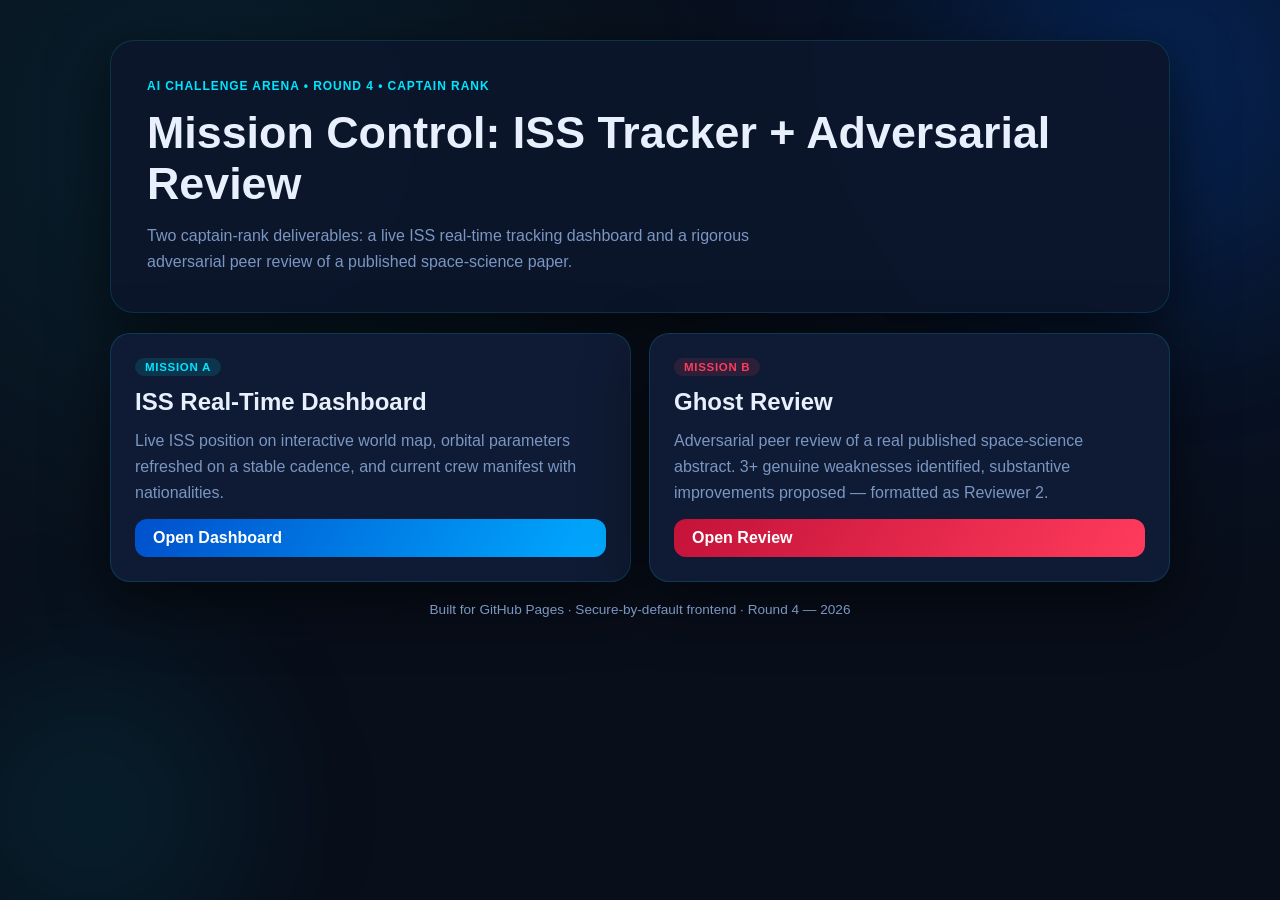
<file: site/index.html>
<!doctype html>
<html lang="en">
<head>
  <meta charset="utf-8" />
  <meta name="viewport" content="width=device-width, initial-scale=1" />
  <meta name="description" content="AI Challenge Arena Round 4: ISS Real-Time Dashboard + Ghost Review" />
  <meta http-equiv="Content-Security-Policy" content="default-src 'self'; script-src 'self' https://unpkg.com; style-src 'self' https://fonts.googleapis.com https://unpkg.com; font-src https://fonts.gstatic.com data:; img-src 'self' data: blob:; connect-src 'self' https://api.wheretheiss.at https://basemaps.cartocdn.com; worker-src blob:; object-src 'none'; base-uri 'self'; form-action 'self'" />
  <title>Round 4 — Mission Control</title>
  <link rel="preconnect" href="https://fonts.googleapis.com" />
  <link rel="preconnect" href="https://fonts.gstatic.com" crossorigin />
  <link href="https://fonts.googleapis.com/css2?family=Sora:wght@400;600;700;800&family=Space+Grotesk:wght@400;500;700&display=swap" rel="stylesheet" />
  <link rel="stylesheet" href="assets/styles.css" />
</head>
<body class="landing-body">
  <div class="orb orb-a"></div>
  <div class="orb orb-b"></div>

  <main class="landing-shell">
    <header class="hero">
      <p class="kicker">AI Challenge Arena • Round 4 • Captain Rank</p>
      <h1>Mission Control: ISS Tracker + Adversarial Review</h1>
      <p class="hero-copy">
        Two captain-rank deliverables: a live ISS real-time tracking dashboard and
        a rigorous adversarial peer review of a published space-science paper.
      </p>
    </header>

    <section class="card-grid" aria-label="Project modules">
      <article class="mission-card">
        <div class="card-badge">Mission A</div>
        <h2>ISS Real-Time Dashboard</h2>
        <p>
          Live ISS position on interactive world map, orbital parameters refreshed on a stable cadence,
          and current crew manifest with nationalities.
        </p>
        <a class="btn" href="iss-dashboard.html">Open Dashboard</a>
      </article>

      <article class="mission-card">
        <div class="card-badge card-badge--red">Mission B</div>
        <h2>Ghost Review</h2>
        <p>
          Adversarial peer review of a real published space-science abstract. 3+ genuine
          weaknesses identified, substantive improvements proposed — formatted as Reviewer 2.
        </p>
        <a class="btn btn--red" href="ghost-review.html">Open Review</a>
      </article>
    </section>

    <footer class="footer-note">
      Built for GitHub Pages · Secure-by-default frontend · Round 4 — 2026
    </footer>
  </main>
</body>
</html>
</file>
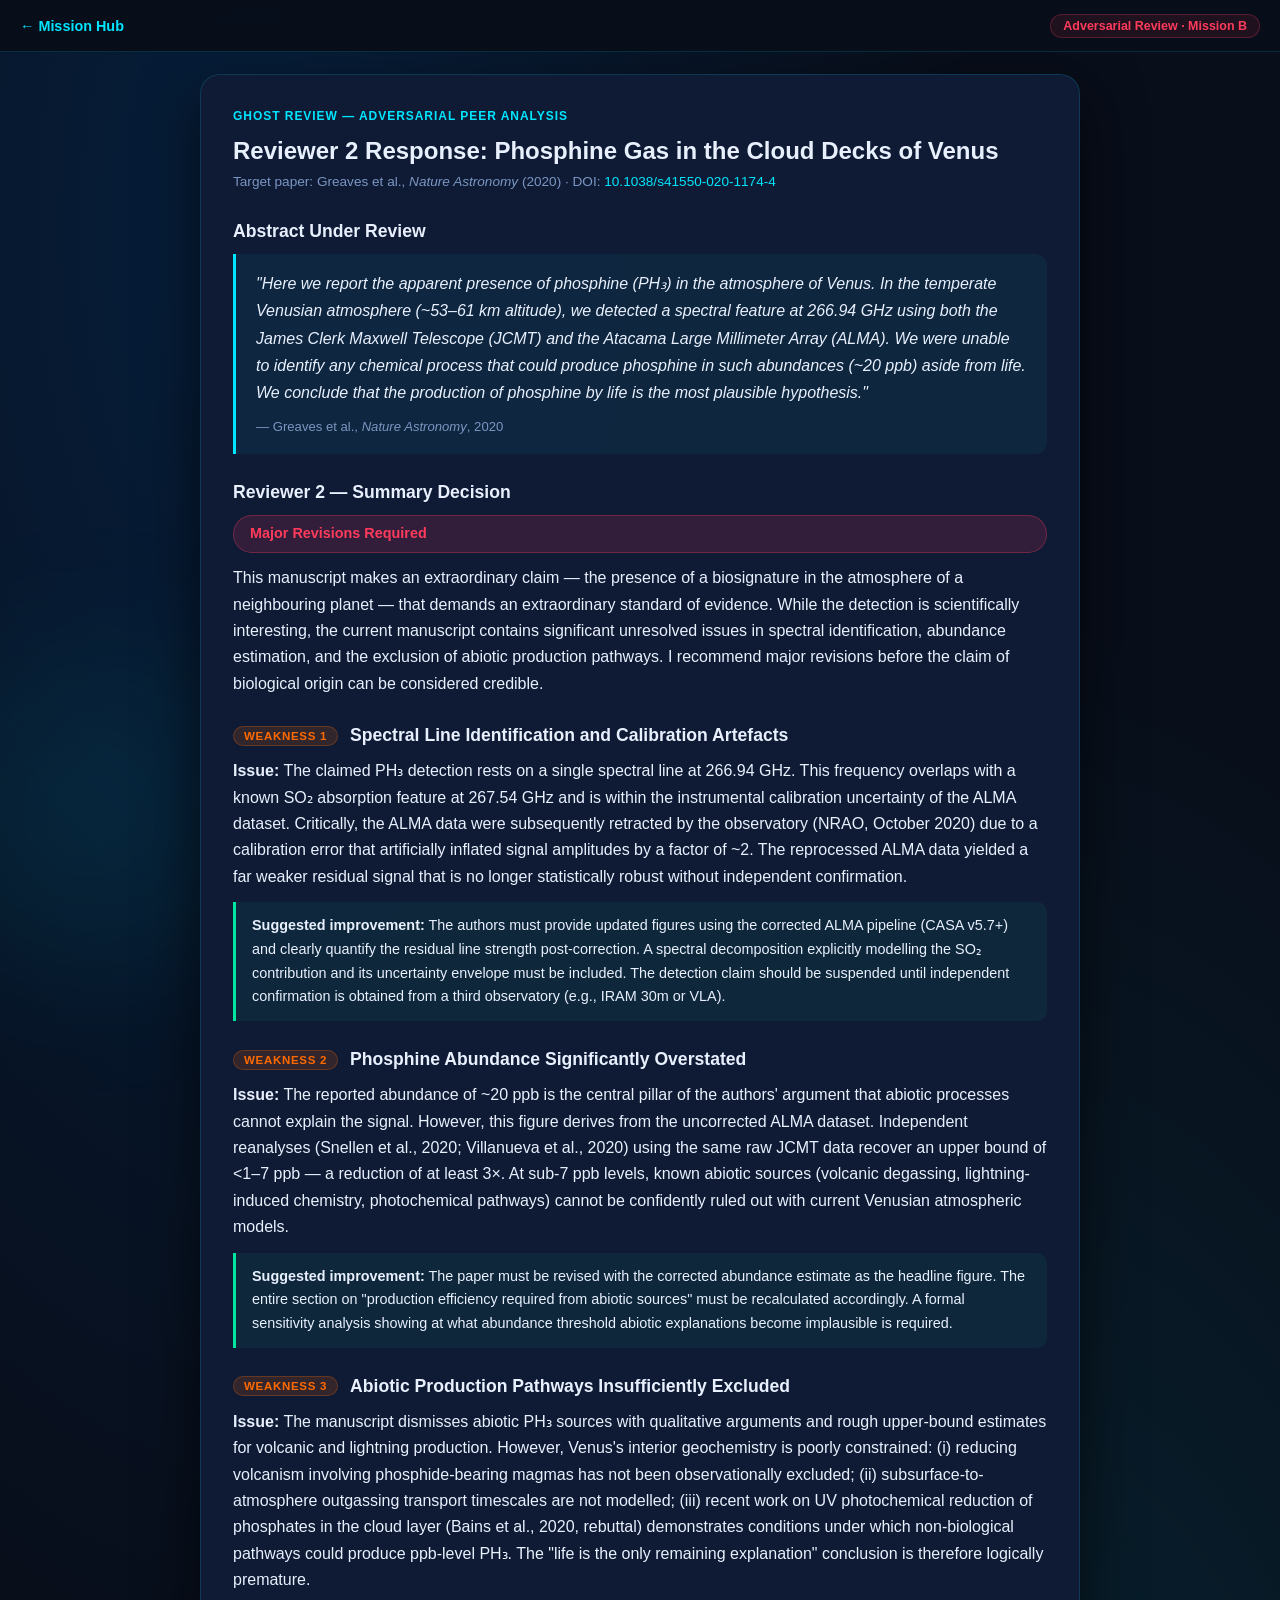
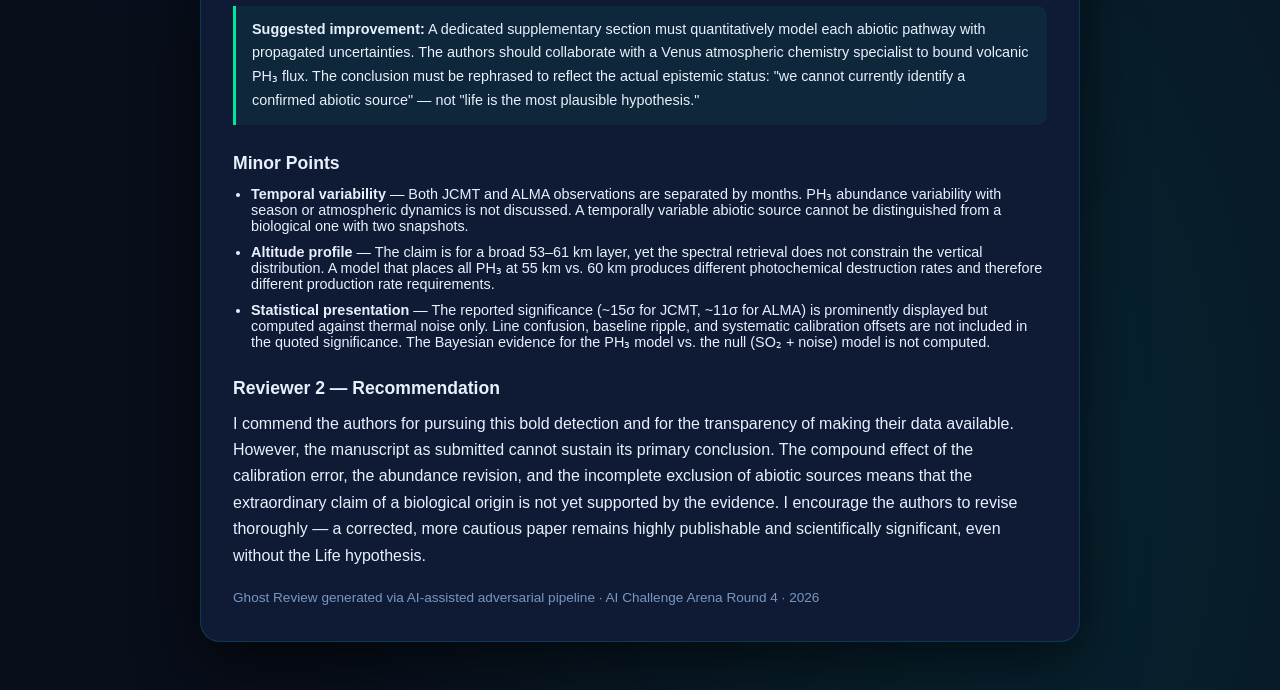
<file: site/ghost-review.html>
<!doctype html>
<html lang="en">
<head>
  <meta charset="utf-8" />
  <meta name="viewport" content="width=device-width, initial-scale=1" />
  <meta name="description" content="Adversarial peer review of a published space-science abstract — Ghost Review" />
  <meta http-equiv="Content-Security-Policy" content="default-src 'self'; script-src 'self'; style-src 'self' https://fonts.googleapis.com; font-src https://fonts.gstatic.com; img-src 'self' data:; connect-src 'self'; object-src 'none'; base-uri 'self'; form-action 'self'" />
  <title>Ghost Review | Round 4</title>
  <link rel="preconnect" href="https://fonts.googleapis.com" />
  <link rel="preconnect" href="https://fonts.gstatic.com" crossorigin />
  <link href="https://fonts.googleapis.com/css2?family=Sora:wght@400;600;700;800&family=Space+Grotesk:wght@400;500;700&display=swap" rel="stylesheet" />
  <link rel="stylesheet" href="assets/styles.css" />
</head>
<body>
  <div class="orb orb-b"></div>

  <header class="topbar">
    <a class="back-link" href="index.html">← Mission Hub</a>
    <span class="status-dot status-dot--red">Adversarial Review · Mission B</span>
  </header>

  <main class="page-shell brief-shell">
    <article class="brief-paper">

      <header>
        <p class="kicker">Ghost Review — Adversarial Peer Analysis</p>
        <h1>Reviewer 2 Response: Phosphine Gas in the Cloud Decks of Venus</h1>
        <p class="meta">
          Target paper: Greaves et al., <em>Nature Astronomy</em> (2020) ·
          DOI: <a href="https://doi.org/10.1038/s41550-020-1174-4" target="_blank" rel="noopener noreferrer">10.1038/s41550-020-1174-4</a>
        </p>
      </header>

      <!-- Original Abstract -->
      <section class="review-block">
        <h2>Abstract Under Review</h2>
        <blockquote class="abstract-quote">
          "Here we report the apparent presence of phosphine (PH₃) in the atmosphere of Venus.
          In the temperate Venusian atmosphere (~53–61 km altitude), we detected a spectral feature
          at 266.94 GHz using both the James Clerk Maxwell Telescope (JCMT) and the Atacama Large
          Millimeter Array (ALMA). We were unable to identify any chemical process that could produce
          phosphine in such abundances (~20 ppb) aside from life. We conclude that the production of
          phosphine by life is the most plausible hypothesis."
          <cite>— Greaves et al., <em>Nature Astronomy</em>, 2020</cite>
        </blockquote>
      </section>

      <!-- Reviewer Summary -->
      <section class="review-block">
        <h2>Reviewer 2 — Summary Decision</h2>
        <p class="review-verdict review-verdict--major">
          Major Revisions Required
        </p>
        <p>
          This manuscript makes an extraordinary claim — the presence of a biosignature in the
          atmosphere of a neighbouring planet — that demands an extraordinary standard of evidence.
          While the detection is scientifically interesting, the current manuscript contains
          significant unresolved issues in spectral identification, abundance estimation, and the
          exclusion of abiotic production pathways. I recommend major revisions before the claim of
          biological origin can be considered credible.
        </p>
      </section>

      <!-- Weakness 1 -->
      <section class="review-block">
        <div class="weakness-header">
          <span class="weakness-tag">Weakness 1</span>
          <h2>Spectral Line Identification and Calibration Artefacts</h2>
        </div>
        <p><strong>Issue:</strong>
          The claimed PH₃ detection rests on a single spectral line at 266.94 GHz. This frequency
          overlaps with a known SO₂ absorption feature at 267.54 GHz and is within the instrumental
          calibration uncertainty of the ALMA dataset. Critically, the ALMA data were subsequently
          retracted by the observatory (NRAO, October 2020) due to a calibration error that
          artificially inflated signal amplitudes by a factor of ~2. The reprocessed ALMA data
          yielded a far weaker residual signal that is no longer statistically robust without
          independent confirmation.
        </p>
        <p class="review-suggestion"><strong>Suggested improvement:</strong>
          The authors must provide updated figures using the corrected ALMA pipeline (CASA v5.7+)
          and clearly quantify the residual line strength post-correction. A spectral decomposition
          explicitly modelling the SO₂ contribution and its uncertainty envelope must be included.
          The detection claim should be suspended until independent confirmation is obtained from
          a third observatory (e.g., IRAM 30m or VLA).
        </p>
      </section>

      <!-- Weakness 2 -->
      <section class="review-block">
        <div class="weakness-header">
          <span class="weakness-tag">Weakness 2</span>
          <h2>Phosphine Abundance Significantly Overstated</h2>
        </div>
        <p><strong>Issue:</strong>
          The reported abundance of ~20 ppb is the central pillar of the authors' argument that
          abiotic processes cannot explain the signal. However, this figure derives from the
          uncorrected ALMA dataset. Independent reanalyses (Snellen et al., 2020; Villanueva et al.,
          2020) using the same raw JCMT data recover an upper bound of &lt;1–7 ppb — a reduction
          of at least 3×. At sub-7 ppb levels, known abiotic sources (volcanic degassing,
          lightning-induced chemistry, photochemical pathways) cannot be confidently ruled out
          with current Venusian atmospheric models.
        </p>
        <p class="review-suggestion"><strong>Suggested improvement:</strong>
          The paper must be revised with the corrected abundance estimate as the headline figure.
          The entire section on "production efficiency required from abiotic sources" must be
          recalculated accordingly. A formal sensitivity analysis showing at what abundance
          threshold abiotic explanations become implausible is required.
        </p>
      </section>

      <!-- Weakness 3 -->
      <section class="review-block">
        <div class="weakness-header">
          <span class="weakness-tag">Weakness 3</span>
          <h2>Abiotic Production Pathways Insufficiently Excluded</h2>
        </div>
        <p><strong>Issue:</strong>
          The manuscript dismisses abiotic PH₃ sources with qualitative arguments and rough
          upper-bound estimates for volcanic and lightning production. However, Venus's interior
          geochemistry is poorly constrained: (i) reducing volcanism involving phosphide-bearing
          magmas has not been observationally excluded; (ii) subsurface-to-atmosphere outgassing
          transport timescales are not modelled; (iii) recent work on UV photochemical reduction
          of phosphates in the cloud layer (Bains et al., 2020, rebuttal) demonstrates conditions
          under which non-biological pathways could produce ppb-level PH₃. The "life is the only
          remaining explanation" conclusion is therefore logically premature.
        </p>
        <p class="review-suggestion"><strong>Suggested improvement:</strong>
          A dedicated supplementary section must quantitatively model each abiotic pathway with
          propagated uncertainties. The authors should collaborate with a Venus atmospheric
          chemistry specialist to bound volcanic PH₃ flux. The conclusion must be rephrased to
          reflect the actual epistemic status: "we cannot currently identify a confirmed abiotic
          source" — not "life is the most plausible hypothesis."
        </p>
      </section>

      <!-- Minor points -->
      <section class="review-block">
        <h2>Minor Points</h2>
        <ul class="minor-list">
          <li>
            <strong>Temporal variability</strong> — Both JCMT and ALMA observations are separated
            by months. PH₃ abundance variability with season or atmospheric dynamics is not
            discussed. A temporally variable abiotic source cannot be distinguished from a
            biological one with two snapshots.
          </li>
          <li>
            <strong>Altitude profile</strong> — The claim is for a broad 53–61 km layer, yet
            the spectral retrieval does not constrain the vertical distribution. A model that
            places all PH₃ at 55 km vs. 60 km produces different photochemical destruction rates
            and therefore different production rate requirements.
          </li>
          <li>
            <strong>Statistical presentation</strong> — The reported significance (~15σ for JCMT,
            ~11σ for ALMA) is prominently displayed but computed against thermal noise only. Line
            confusion, baseline ripple, and systematic calibration offsets are not included in the
            quoted significance. The Bayesian evidence for the PH₃ model vs. the null
            (SO₂ + noise) model is not computed.
          </li>
        </ul>
      </section>

      <!-- Conclusion -->
      <section class="review-block">
        <h2>Reviewer 2 — Recommendation</h2>
        <p>
          I commend the authors for pursuing this bold detection and for the transparency of making
          their data available. However, the manuscript as submitted cannot sustain its primary
          conclusion. The compound effect of the calibration error, the abundance revision, and
          the incomplete exclusion of abiotic sources means that the extraordinary claim of a
          biological origin is not yet supported by the evidence. I encourage the authors to revise
          thoroughly — a corrected, more cautious paper remains highly publishable and scientifically
          significant, even without the Life hypothesis.
        </p>
        <p class="meta" style="margin-top:12px">
          Ghost Review generated via AI-assisted adversarial pipeline ·
          AI Challenge Arena Round 4 · 2026
        </p>
      </section>

    </article>
  </main>
</body>
</html>
</file>
<file: site/assets/styles.css>
:root {
  --bg: #080e1a;
  --bg-alt: #0d1628;
  --panel: rgba(12, 22, 44, 0.92);
  --panel-strong: rgba(16, 28, 54, 0.98);
  --text: #e8f0fe;
  --muted: #7a96c2;
  --accent: #00e5ff;
  --accent-2: #ff6a00;
  --accent-red: #ff3b5c;
  --line: rgba(0, 229, 255, 0.15);
  --ok: #00e5a0;
  --danger: #ff3b5c;
  --shadow: 0 20px 60px rgba(0, 0, 0, 0.6);
}

* { box-sizing: border-box; }

body {
  margin: 0;
  font-family: "Space Grotesk", sans-serif;
  color: var(--text);
  background: radial-gradient(ellipse at 20% 10%, rgba(0, 80, 160, 0.25), transparent 50%),
              radial-gradient(ellipse at 80% 90%, rgba(0, 229, 255, 0.1), transparent 50%),
              var(--bg);
  min-height: 100vh;
  overflow-x: hidden;
}

h1, h2, h3, h4 { margin: 0; font-family: "Sora", sans-serif; }
p { margin: 0; line-height: 1.65; }
a { color: var(--accent); text-decoration: none; }
a:hover { text-decoration: underline; }

/* ── Orbs ── */
.orb { position: fixed; border-radius: 999px; filter: blur(80px); z-index: -1; }
.orb-a { width: 400px; height: 400px; background: rgba(0, 100, 255, 0.12); top: -100px; right: -80px; }
.orb-b { width: 300px; height: 300px; background: rgba(0, 229, 255, 0.08); bottom: -60px; left: -60px; }

/* ── Topbar ── */
.topbar {
  height: 52px;
  padding: 0 20px;
  display: flex;
  align-items: center;
  justify-content: space-between;
  gap: 16px;
  border-bottom: 1px solid var(--line);
  background: rgba(8, 14, 26, 0.95);
  position: sticky;
  top: 0;
  z-index: 100;
}

.topbar-center {
  display: flex;
  align-items: center;
  gap: 10px;
  font-family: "Sora", sans-serif;
  font-weight: 700;
  font-size: 0.9rem;
  color: var(--accent);
  letter-spacing: 0.06em;
}

.iss-label { text-transform: uppercase; }

.pulse-dot {
  width: 8px;
  height: 8px;
  border-radius: 50%;
  background: #555;
  transition: background 0.3s;
}
.pulse-dot.pulse {
  background: var(--ok);
  box-shadow: 0 0 0 3px rgba(0, 229, 160, 0.25);
  animation: pulse-ring 1.4s ease-out infinite;
}

@keyframes pulse-ring {
  0%   { box-shadow: 0 0 0 0 rgba(0, 229, 160, 0.4); }
  70%  { box-shadow: 0 0 0 8px rgba(0, 229, 160, 0); }
  100% { box-shadow: 0 0 0 0 rgba(0, 229, 160, 0); }
}

.back-link { font-weight: 700; font-size: 0.9rem; color: var(--accent); }

.status-dot {
  padding: 4px 12px;
  border-radius: 999px;
  font-size: 0.78rem;
  font-weight: 700;
  background: rgba(0, 229, 255, 0.1);
  color: var(--accent);
  border: 1px solid rgba(0, 229, 255, 0.25);
  white-space: nowrap;
}
.status-dot--ok    { background: rgba(0,229,160,0.15); color: var(--ok);    border-color: rgba(0,229,160,0.3); }
.status-dot--error { background: rgba(255,59,92,0.15); color: var(--danger); border-color: rgba(255,59,92,0.3); }
.status-dot--red   { background: rgba(255,59,92,0.1);  color: var(--accent-red); border-color: rgba(255,59,92,0.25); }

/* ── ISS Layout ── */
.iss-body { overflow: hidden; }

.iss-layout {
  display: grid;
  grid-template-columns: 1fr 340px;
  height: calc(100vh - 52px);
}

.iss-map {
  width: 100%;
  height: 100%;
}

/* ── Sidebar ── */
.iss-sidebar {
  overflow-y: auto;
  padding: 16px;
  display: flex;
  flex-direction: column;
  gap: 14px;
  border-left: 1px solid var(--line);
  background: var(--bg-alt);
}

.stat-card {
  background: var(--panel-strong);
  border: 1px solid var(--line);
  border-radius: 16px;
  padding: 16px;
}

.stat-title {
  font-size: 0.85rem;
  text-transform: uppercase;
  letter-spacing: 0.08em;
  color: var(--muted);
  margin-bottom: 14px;
  display: flex;
  align-items: center;
  gap: 8px;
}

.badge {
  background: rgba(0, 229, 255, 0.15);
  color: var(--accent);
  border-radius: 999px;
  padding: 1px 8px;
  font-size: 0.8rem;
}

.stat-note {
  font-size: 0.75rem;
  color: var(--muted);
  margin-bottom: 12px;
}

.stat-grid {
  display: grid;
  grid-template-columns: 1fr 1fr;
  gap: 10px;
}

.stat-item { display: flex; flex-direction: column; gap: 2px; }
.stat-item--wide { grid-column: span 2; }

.stat-label {
  font-size: 0.7rem;
  text-transform: uppercase;
  letter-spacing: 0.07em;
  color: var(--muted);
}

.stat-value {
  font-family: "Sora", sans-serif;
  font-size: 1.6rem;
  font-weight: 700;
  color: var(--accent);
  line-height: 1.1;
}

.stat-value--sm { font-size: 1rem; }

.stat-unit {
  font-size: 0.72rem;
  color: var(--muted);
}

/* ── Crew ── */
.crew-list {
  list-style: none;
  margin: 0;
  padding: 0;
  display: flex;
  flex-direction: column;
  gap: 8px;
}

.crew-item {
  display: flex;
  align-items: center;
  gap: 10px;
  padding: 8px 10px;
  border-radius: 10px;
  background: rgba(0, 229, 255, 0.04);
  border: 1px solid var(--line);
}

.flag { font-size: 1.3rem; line-height: 1; }

.crew-name {
  font-weight: 600;
  font-size: 0.88rem;
}
.crew-role {
  font-size: 0.74rem;
  color: var(--muted);
}

/* ── ISS Marker ── */
.iss-marker {
  cursor: pointer;
  filter: drop-shadow(0 0 6px rgba(0, 229, 255, 0.8));
  animation: iss-spin 8s linear infinite;
  transform-origin: center;
}

@keyframes iss-spin {
  from { filter: drop-shadow(0 0 6px rgba(0, 229, 255, 0.8)); }
  50%  { filter: drop-shadow(0 0 12px rgba(0, 229, 255, 1)); }
  to   { filter: drop-shadow(0 0 6px rgba(0, 229, 255, 0.8)); }
}

/* ── Landing ── */
.landing-body {
  background:
    radial-gradient(circle at 15% 15%, rgba(0, 229, 255, 0.08), transparent 40%),
    radial-gradient(circle at 90% 5%,  rgba(0, 100, 255, 0.12), transparent 38%),
    var(--bg);
}

.landing-shell {
  max-width: 1100px;
  margin: 0 auto;
  padding: 40px 20px;
}

.hero {
  background: var(--panel);
  border: 1px solid var(--line);
  border-radius: 24px;
  box-shadow: var(--shadow);
  padding: 36px;
  animation: rise 600ms ease-out;
}

.kicker {
  color: var(--accent);
  text-transform: uppercase;
  letter-spacing: 0.08em;
  font-size: 0.75rem;
  font-weight: 700;
  margin-bottom: 10px;
}

.hero h1 { font-size: clamp(1.8rem, 4vw, 2.8rem); margin-bottom: 14px; }
.hero-copy { color: var(--muted); max-width: 72ch; }

.card-grid {
  display: grid;
  grid-template-columns: repeat(2, minmax(0, 1fr));
  gap: 18px;
  margin-top: 20px;
}

.mission-card {
  background: var(--panel-strong);
  border: 1px solid var(--line);
  border-radius: 20px;
  padding: 24px;
  box-shadow: var(--shadow);
  display: grid;
  gap: 12px;
}

.mission-card p { color: var(--muted); }

.card-badge {
  display: inline-block;
  padding: 3px 10px;
  border-radius: 999px;
  font-size: 0.72rem;
  font-weight: 700;
  text-transform: uppercase;
  letter-spacing: 0.06em;
  background: rgba(0, 229, 255, 0.12);
  color: var(--accent);
  width: fit-content;
}
.card-badge--red {
  background: rgba(255, 59, 92, 0.12);
  color: var(--accent-red);
}

.btn {
  display: inline-block;
  border: none;
  border-radius: 12px;
  padding: 10px 18px;
  font-family: "Sora", sans-serif;
  font-weight: 700;
  cursor: pointer;
  text-decoration: none;
  background: linear-gradient(120deg, #0050cc, #00aaff);
  color: #fff;
}
.btn--red {
  background: linear-gradient(120deg, #c41239, #ff3b5c);
}

.footer-note {
  margin-top: 20px;
  text-align: center;
  color: var(--muted);
  font-size: 0.85rem;
}

/* ── Research Brief / Ghost Review ── */
.page-shell { max-width: 1100px; margin: 22px auto 48px; padding: 0 20px; }
.brief-shell { max-width: 920px; }

.brief-paper {
  background: var(--panel-strong);
  border: 1px solid var(--line);
  border-radius: 20px;
  box-shadow: var(--shadow);
  padding: 32px;
  display: grid;
  gap: 28px;
  animation: rise 700ms ease-out;
}

.brief-paper .meta {
  color: var(--muted);
  font-size: 0.85rem;
  margin-top: 6px;
}

.review-block { display: grid; gap: 12px; }
.review-block h2 { font-size: 1.1rem; }

.abstract-quote {
  margin: 0;
  padding: 16px 20px;
  border-left: 3px solid var(--accent);
  background: rgba(0, 229, 255, 0.05);
  border-radius: 0 12px 12px 0;
  font-style: italic;
  color: var(--text);
  line-height: 1.7;
}

.abstract-quote cite {
  display: block;
  margin-top: 10px;
  font-style: normal;
  font-size: 0.82rem;
  color: var(--muted);
}

.review-verdict {
  display: inline-block;
  padding: 6px 16px;
  border-radius: 999px;
  font-weight: 700;
  font-size: 0.9rem;
}
.review-verdict--major {
  background: rgba(255, 59, 92, 0.15);
  color: var(--accent-red);
  border: 1px solid rgba(255, 59, 92, 0.3);
}

.weakness-header { display: flex; align-items: center; gap: 12px; flex-wrap: wrap; }

.weakness-tag {
  display: inline-block;
  padding: 3px 10px;
  border-radius: 999px;
  font-size: 0.72rem;
  font-weight: 700;
  text-transform: uppercase;
  letter-spacing: 0.06em;
  background: rgba(255, 106, 0, 0.15);
  color: var(--accent-2);
  border: 1px solid rgba(255, 106, 0, 0.25);
  white-space: nowrap;
}

.review-suggestion {
  padding: 12px 16px;
  background: rgba(0, 229, 160, 0.06);
  border-left: 3px solid var(--ok);
  border-radius: 0 10px 10px 0;
  font-size: 0.9rem;
}

.minor-list {
  margin: 0;
  padding-left: 18px;
  display: grid;
  gap: 10px;
  font-size: 0.9rem;
  color: var(--text);
}

/* ── Animations ── */
@keyframes rise {
  from { opacity: 0; transform: translateY(10px); }
  to   { opacity: 1; transform: translateY(0); }
}

/* ── Responsive ── */
@media (max-width: 900px) {
  .iss-layout {
    grid-template-columns: 1fr;
    grid-template-rows: 55vh auto;
    height: auto;
    overflow: visible;
  }
  .iss-sidebar { height: auto; overflow: visible; border-left: none; border-top: 1px solid var(--line); }
  .card-grid { grid-template-columns: 1fr; }
}

@media (max-width: 560px) {
  .topbar { flex-wrap: wrap; height: auto; padding: 10px 14px; }
  .topbar-center { order: 2; width: 100%; }
  .hero, .brief-paper { padding: 20px; }
}
</file>
